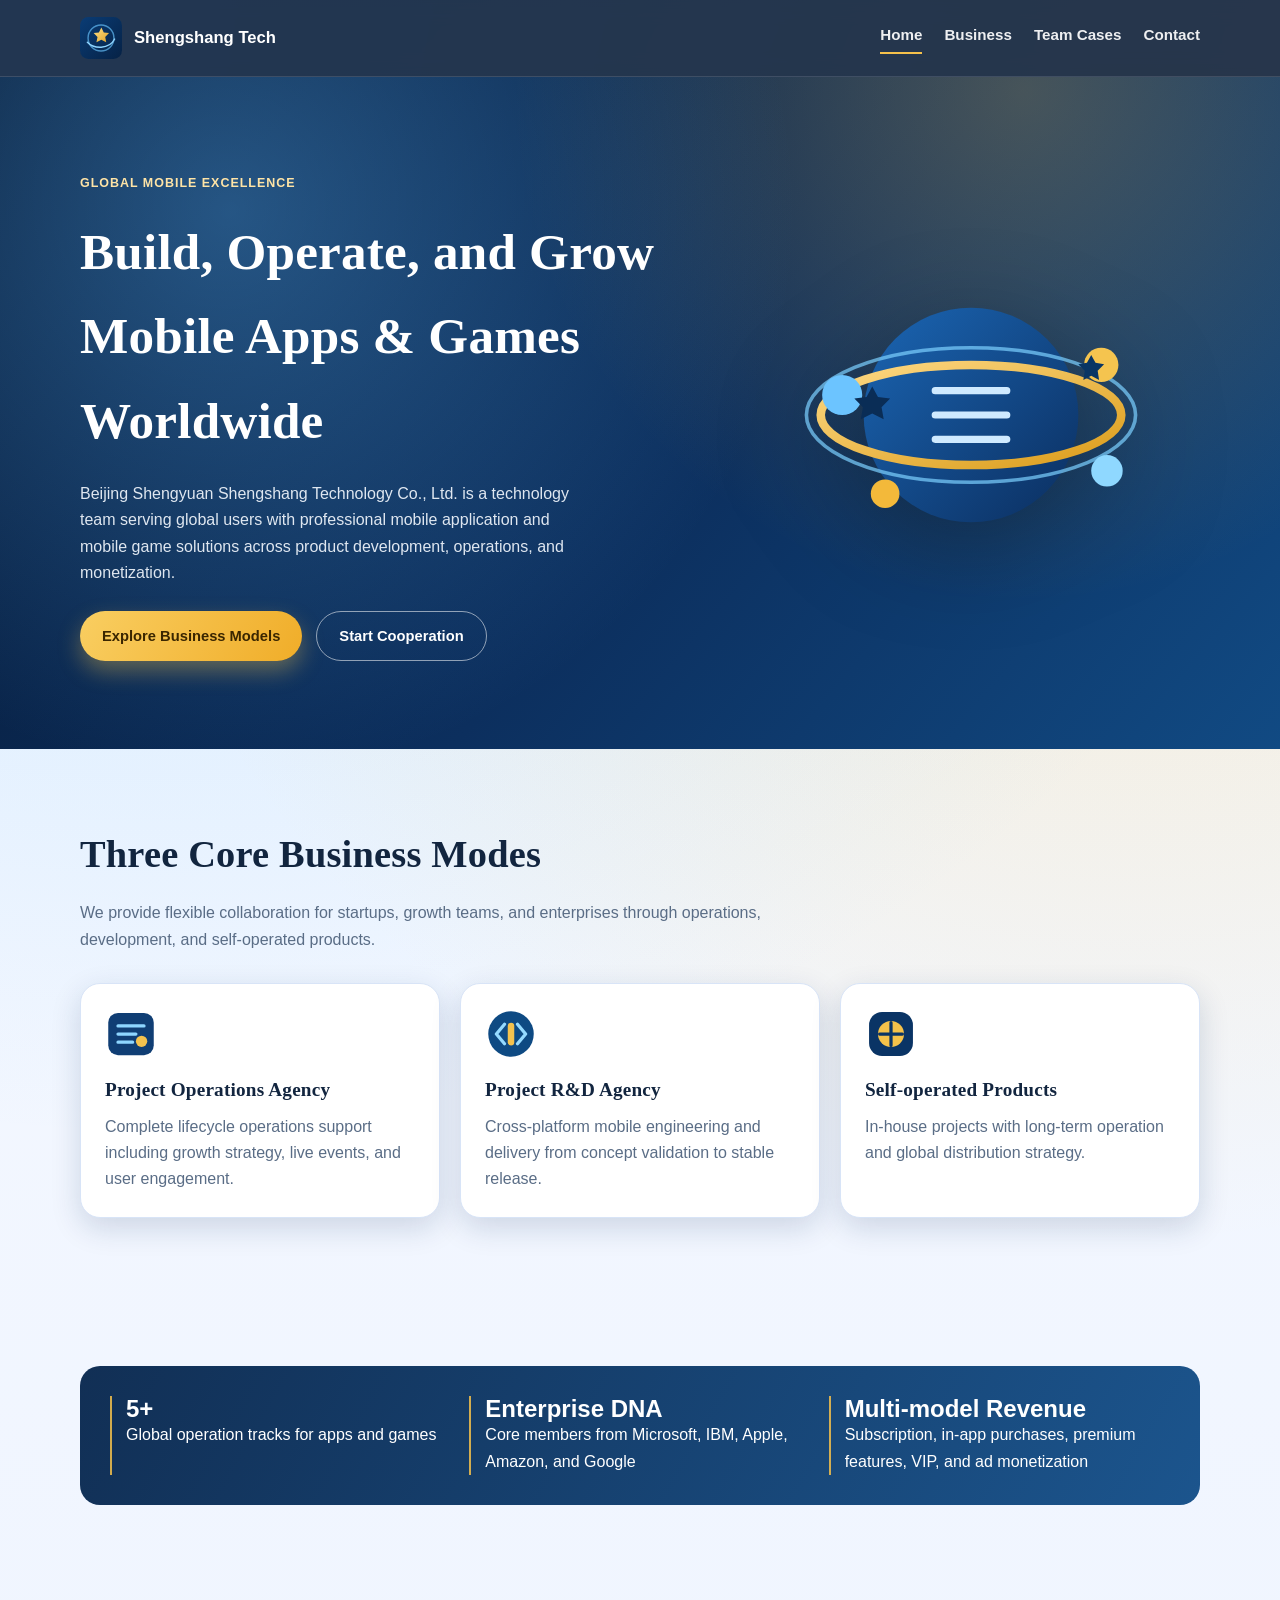
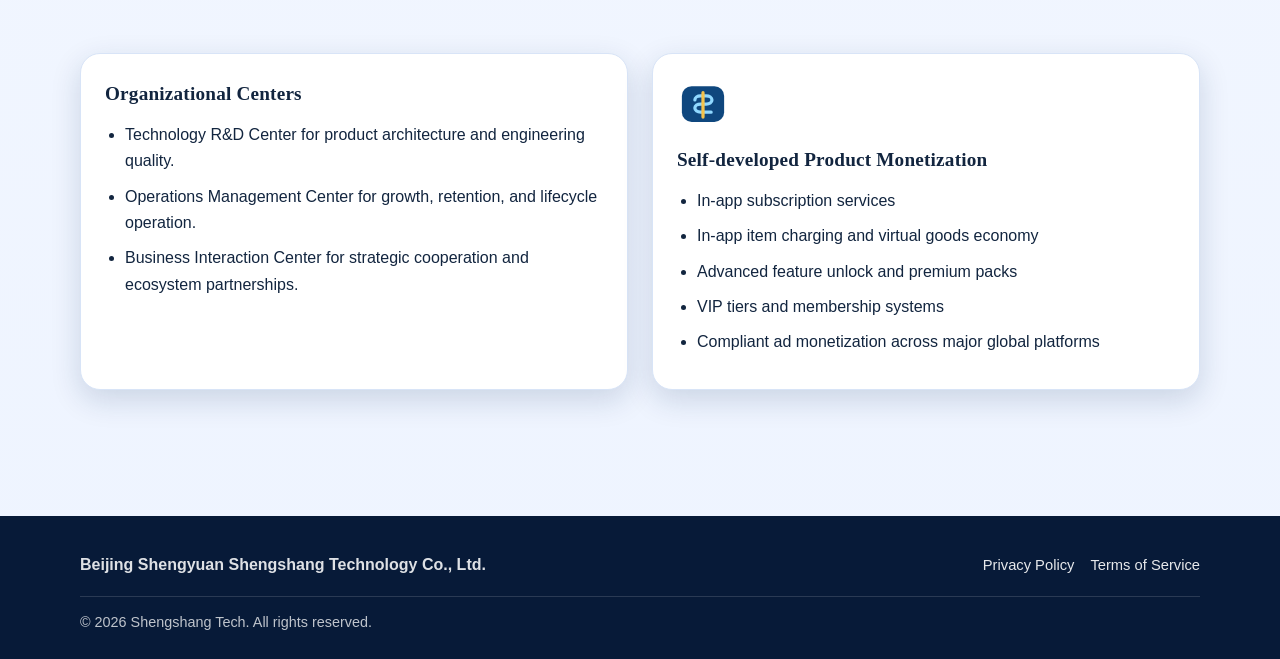
<file: index.html>
<!doctype html>
<html lang="en">
	<head>
		<meta charset="UTF-8" />
		<meta name="viewport" content="width=device-width, initial-scale=1.0" />
		<title>Shengshang Tech | Global Mobile App & Game Services</title>
		<meta
			name="description"
			content="Beijing Shengyuan Shengshang Technology Co., Ltd. provides global mobile app and game R&D, operations, co-development, and monetization services."
		/>
		<meta
			name="keywords"
			content="Shengshang Tech,mobile app development,mobile game operations,project operations,project R&D,subscription,IAP,ads monetization"
		/>
		<meta name="robots" content="index, follow" />
		<link rel="canonical" href="https://shengshangtech.com/index.html" />
		<meta property="og:title" content="Shengshang Tech | Global Mobile App & Game Services" />
		<meta
			property="og:description"
			content="A global technology team delivering mobile app and game development, operations, and monetization services."
		/>
		<meta property="og:type" content="website" />
		<meta property="og:url" content="https://shengshangtech.com/index.html" />
		<meta property="og:image" content="https://shengshangtech.com/svg/logo.svg" />
		<meta name="twitter:card" content="summary_large_image" />
		<link rel="stylesheet" href="css/main.css" />
		<script type="application/ld+json">
			{
				"@context": "https://schema.org",
				"@type": "Organization",
				"name": "Beijing Shengyuan Shengshang Technology Co., Ltd.",
				"url": "https://shengshangtech.com",
				"logo": "https://shengshangtech.com/svg/logo.svg",
				"email": "support@shengshangtech.com",
				"address": {
					"@type": "PostalAddress",
					"streetAddress": "Room 302, No.3, Limu Road, Beixiaoying Town, Shunyi District",
					"addressLocality": "Beijing",
					"postalCode": "100000",
					"addressCountry": "CN"
				}
			}
		</script>
	</head>
	<body>
		<header class="site-header">
			<div class="container header-inner">
				<a class="brand" href="index.html" aria-label="Shengshang Tech home">
					<img class="brand-logo" src="svg/logo.svg" alt="Shengshang Tech logo" />
					<span class="brand-text">Shengshang Tech</span>
				</a>
				<button class="menu-toggle" data-menu-toggle aria-expanded="false" aria-label="Open menu">☰</button>
				<nav class="main-nav" data-nav>
					<a data-nav-link href="index.html">Home</a>
					<a data-nav-link href="business.html">Business</a>
					<a data-nav-link href="team.html">Team Cases</a>
					<a data-nav-link href="contact.html">Contact</a>
				</nav>
			</div>
		</header>

		<main>
			<section class="hero">
				<div class="container hero-inner">
					<div>
						<span class="eyebrow">Global Mobile Excellence</span>
						<h1>Build, Operate, and Grow Mobile Apps & Games Worldwide</h1>
						<p>
							Beijing Shengyuan Shengshang Technology Co., Ltd. is a technology team serving global users with
							professional mobile application and mobile game solutions across product development, operations, and
							monetization.
						</p>
						<div class="actions">
							<a class="btn btn-primary" href="business.html">Explore Business Models</a>
							<a class="btn btn-secondary" href="contact.html">Start Cooperation</a>
						</div>
					</div>
					<img class="hero-visual" src="svg/hero-orbit.svg" alt="Global mobile technology illustration" />
				</div>
			</section>

			<section class="section">
				<div class="container">
					<div class="section-title" data-reveal>
						<h2>Three Core Business Modes</h2>
						<p>
							We provide flexible collaboration for startups, growth teams, and enterprises through operations,
							development, and self-operated products.
						</p>
					</div>
					<div class="card-grid">
						<article class="card" data-reveal>
							<img class="card-icon" src="svg/icon-operations.svg" alt="Project operations icon" />
							<h3>Project Operations Agency</h3>
							<p>Complete lifecycle operations support including growth strategy, live events, and user engagement.</p>
						</article>
						<article class="card" data-reveal>
							<img class="card-icon" src="svg/icon-rnd.svg" alt="Project R&D icon" />
							<h3>Project R&D Agency</h3>
							<p>Cross-platform mobile engineering and delivery from concept validation to stable release.</p>
						</article>
						<article class="card" data-reveal>
							<img class="card-icon" src="svg/icon-selfrun.svg" alt="Self-operated product icon" />
							<h3>Self-operated Products</h3>
							<p>In-house projects with long-term operation and global distribution strategy.</p>
						</article>
					</div>
				</div>
			</section>

			<section class="section">
				<div class="container">
					<div class="highlight-panel" data-reveal>
						<div class="highlight-item">
							<strong>5+</strong>
							<span>Global operation tracks for apps and games</span>
						</div>
						<div class="highlight-item">
							<strong>Enterprise DNA</strong>
							<span>Core members from Microsoft, IBM, Apple, Amazon, and Google</span>
						</div>
						<div class="highlight-item">
							<strong>Multi-model Revenue</strong>
							<span>Subscription, in-app purchases, premium features, VIP, and ad monetization</span>
						</div>
					</div>
				</div>
			</section>

			<section class="section">
				<div class="container split">
					<article class="card" data-reveal>
						<h3>Organizational Centers</h3>
						<ul class="list">
							<li>Technology R&D Center for product architecture and engineering quality.</li>
							<li>Operations Management Center for growth, retention, and lifecycle operation.</li>
							<li>Business Interaction Center for strategic cooperation and ecosystem partnerships.</li>
						</ul>
					</article>
					<article class="card" data-reveal>
						<img class="card-icon" src="svg/icon-monetization.svg" alt="Monetization icon" />
						<h3>Self-developed Product Monetization</h3>
						<ul class="list">
							<li>In-app subscription services</li>
							<li>In-app item charging and virtual goods economy</li>
							<li>Advanced feature unlock and premium packs</li>
							<li>VIP tiers and membership systems</li>
							<li>Compliant ad monetization across major global platforms</li>
						</ul>
					</article>
				</div>
			</section>
		</main>

		<footer class="site-footer">
			<div class="container footer-top">
				<strong>Beijing Shengyuan Shengshang Technology Co., Ltd.</strong>
				<div class="footer-links">
					<a href="privacy-policy.html">Privacy Policy</a>
					<a href="terms-of-service.html">Terms of Service</a>
				</div>
			</div>
			<div class="container footer-bottom">
				<span>© <span data-year></span> Shengshang Tech. All rights reserved.</span>
			</div>
		</footer>

		<script src="js/main.js" defer></script>
	</body>
</html>
</file>
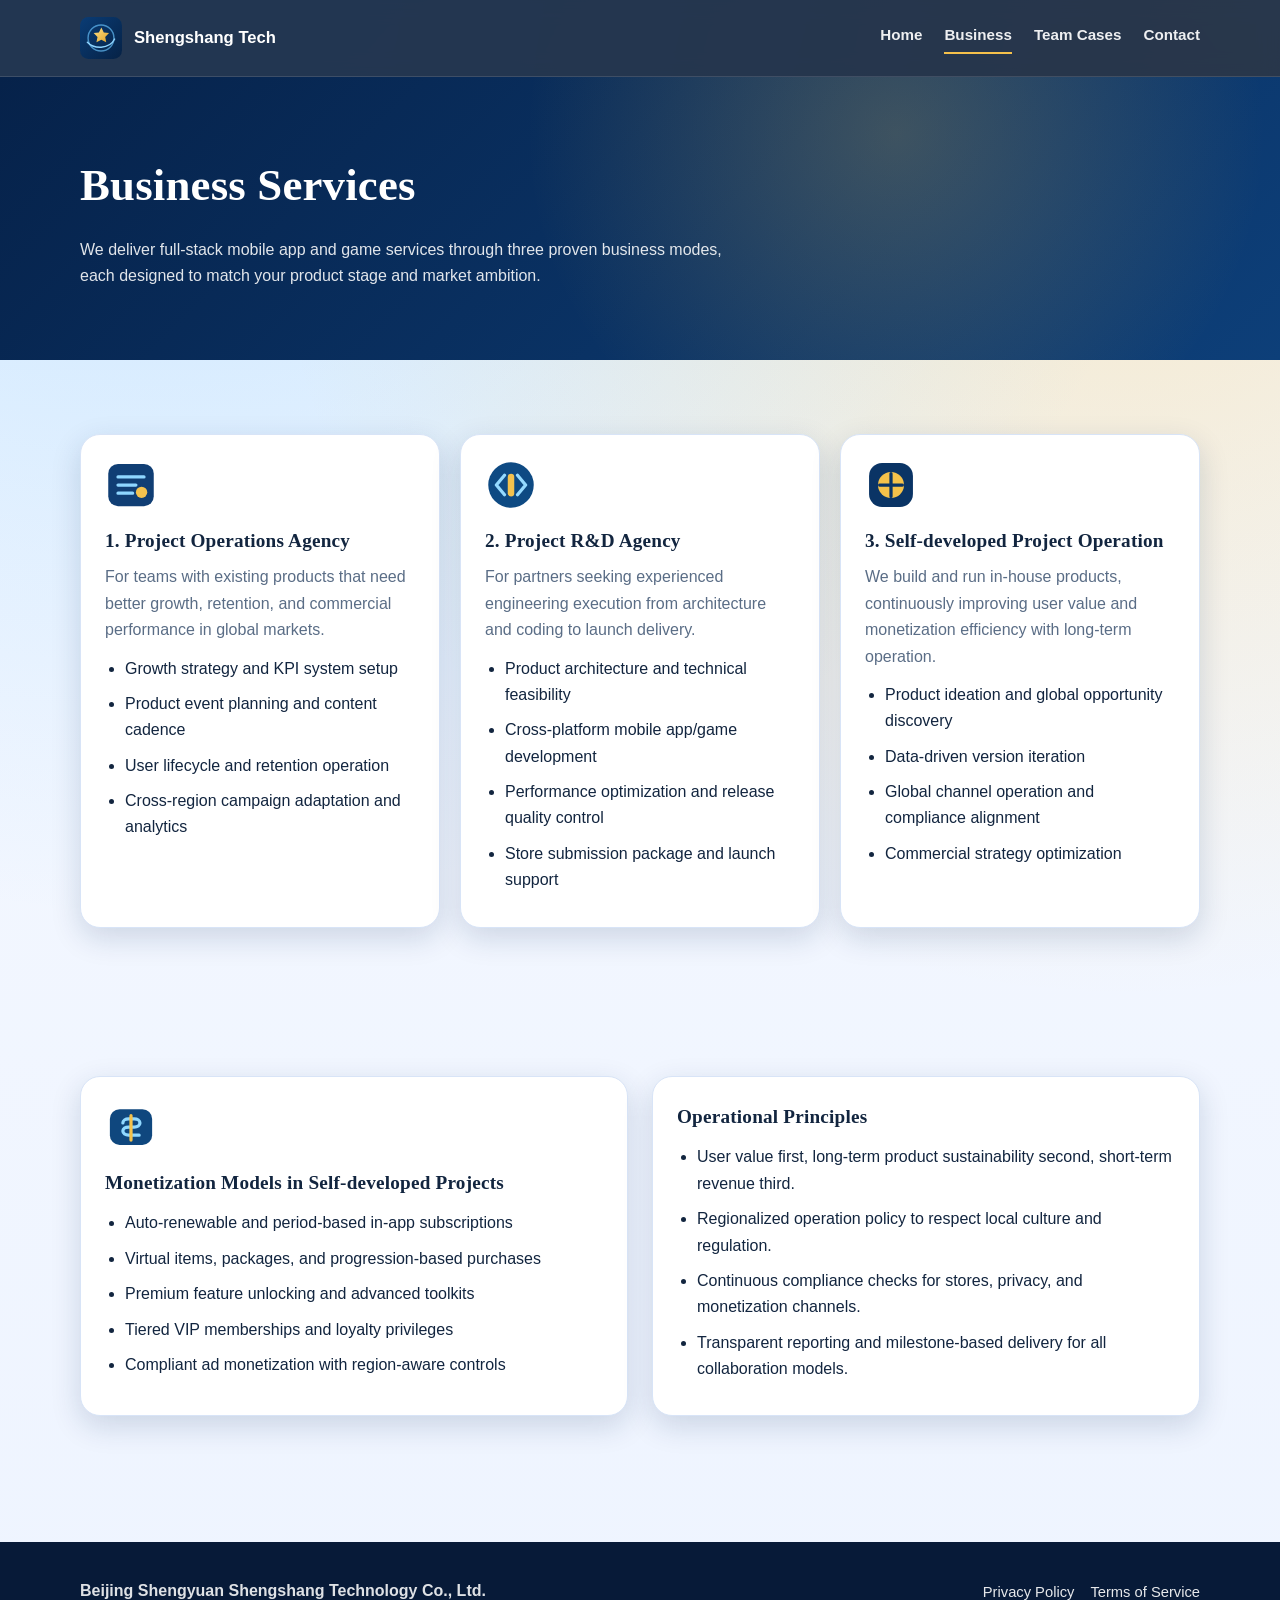
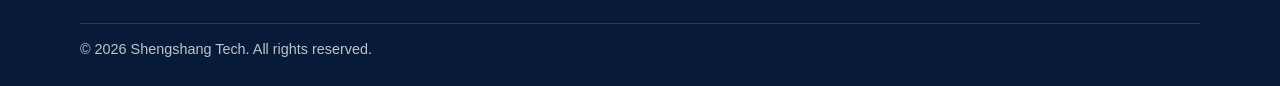
<file: business.html>
<!doctype html>
<html lang="en">
  <head>
    <meta charset="UTF-8" />
    <meta name="viewport" content="width=device-width, initial-scale=1.0" />
    <title>Business Services | Shengshang Tech</title>
    <meta
      name="description"
      content="Learn Shengshang Tech business services: project operations agency, project R&D agency, and self-developed project operation with multiple monetization models."
    />
    <meta name="keywords" content="mobile game service,project operations,project development,global app operations,app monetization" />
    <meta name="robots" content="index, follow" />
    <link rel="canonical" href="https://shengshangtech.com/business.html" />
    <meta property="og:title" content="Business Services | Shengshang Tech" />
    <meta property="og:description" content="Flexible cooperation models for mobile app and game growth worldwide." />
    <meta property="og:type" content="website" />
    <meta property="og:url" content="https://shengshangtech.com/business.html" />
    <meta property="og:image" content="https://shengshangtech.com/svg/logo.svg" />
    <link rel="stylesheet" href="css/main.css" />
  </head>
  <body>
    <header class="site-header">
      <div class="container header-inner">
        <a class="brand" href="index.html" aria-label="Shengshang Tech home">
          <img class="brand-logo" src="svg/logo.svg" alt="Shengshang Tech logo" />
          <span class="brand-text">Shengshang Tech</span>
        </a>
        <button class="menu-toggle" data-menu-toggle aria-expanded="false" aria-label="Open menu">☰</button>
        <nav class="main-nav" data-nav>
          <a data-nav-link href="index.html">Home</a>
          <a data-nav-link href="business.html">Business</a>
          <a data-nav-link href="team.html">Team Cases</a>
          <a data-nav-link href="contact.html">Contact</a>
        </nav>
      </div>
    </header>

    <main>
      <section class="page-hero">
        <div class="container">
          <h1>Business Services</h1>
          <p>
            We deliver full-stack mobile app and game services through three proven business modes, each designed to
            match your product stage and market ambition.
          </p>
        </div>
      </section>

      <section class="section">
        <div class="container card-grid">
          <article class="card" data-reveal>
            <img class="card-icon" src="svg/icon-operations.svg" alt="Operations mode icon" />
            <h3>1. Project Operations Agency</h3>
            <p>
              For teams with existing products that need better growth, retention, and commercial performance in global
              markets.
            </p>
            <ul class="list">
              <li>Growth strategy and KPI system setup</li>
              <li>Product event planning and content cadence</li>
              <li>User lifecycle and retention operation</li>
              <li>Cross-region campaign adaptation and analytics</li>
            </ul>
          </article>

          <article class="card" data-reveal>
            <img class="card-icon" src="svg/icon-rnd.svg" alt="R&D mode icon" />
            <h3>2. Project R&D Agency</h3>
            <p>
              For partners seeking experienced engineering execution from architecture and coding to launch delivery.
            </p>
            <ul class="list">
              <li>Product architecture and technical feasibility</li>
              <li>Cross-platform mobile app/game development</li>
              <li>Performance optimization and release quality control</li>
              <li>Store submission package and launch support</li>
            </ul>
          </article>

          <article class="card" data-reveal>
            <img class="card-icon" src="svg/icon-selfrun.svg" alt="Self-run mode icon" />
            <h3>3. Self-developed Project Operation</h3>
            <p>
              We build and run in-house products, continuously improving user value and monetization efficiency with
              long-term operation.
            </p>
            <ul class="list">
              <li>Product ideation and global opportunity discovery</li>
              <li>Data-driven version iteration</li>
              <li>Global channel operation and compliance alignment</li>
              <li>Commercial strategy optimization</li>
            </ul>
          </article>
        </div>
      </section>

      <section class="section">
        <div class="container split">
          <article class="card" data-reveal>
            <img class="card-icon" src="svg/icon-monetization.svg" alt="Monetization model icon" />
            <h3>Monetization Models in Self-developed Projects</h3>
            <ul class="list">
              <li>Auto-renewable and period-based in-app subscriptions</li>
              <li>Virtual items, packages, and progression-based purchases</li>
              <li>Premium feature unlocking and advanced toolkits</li>
              <li>Tiered VIP memberships and loyalty privileges</li>
              <li>Compliant ad monetization with region-aware controls</li>
            </ul>
          </article>
          <article class="card" data-reveal>
            <h3>Operational Principles</h3>
            <ul class="list">
              <li>User value first, long-term product sustainability second, short-term revenue third.</li>
              <li>Regionalized operation policy to respect local culture and regulation.</li>
              <li>Continuous compliance checks for stores, privacy, and monetization channels.</li>
              <li>Transparent reporting and milestone-based delivery for all collaboration models.</li>
            </ul>
          </article>
        </div>
      </section>
    </main>

    <footer class="site-footer">
      <div class="container footer-top">
        <strong>Beijing Shengyuan Shengshang Technology Co., Ltd.</strong>
        <div class="footer-links">
          <a href="privacy-policy.html">Privacy Policy</a>
          <a href="terms-of-service.html">Terms of Service</a>
        </div>
      </div>
      <div class="container footer-bottom">
        <span>© <span data-year></span> Shengshang Tech. All rights reserved.</span>
      </div>
    </footer>

    <script src="js/main.js" defer></script>
  </body>
</html>
</file>
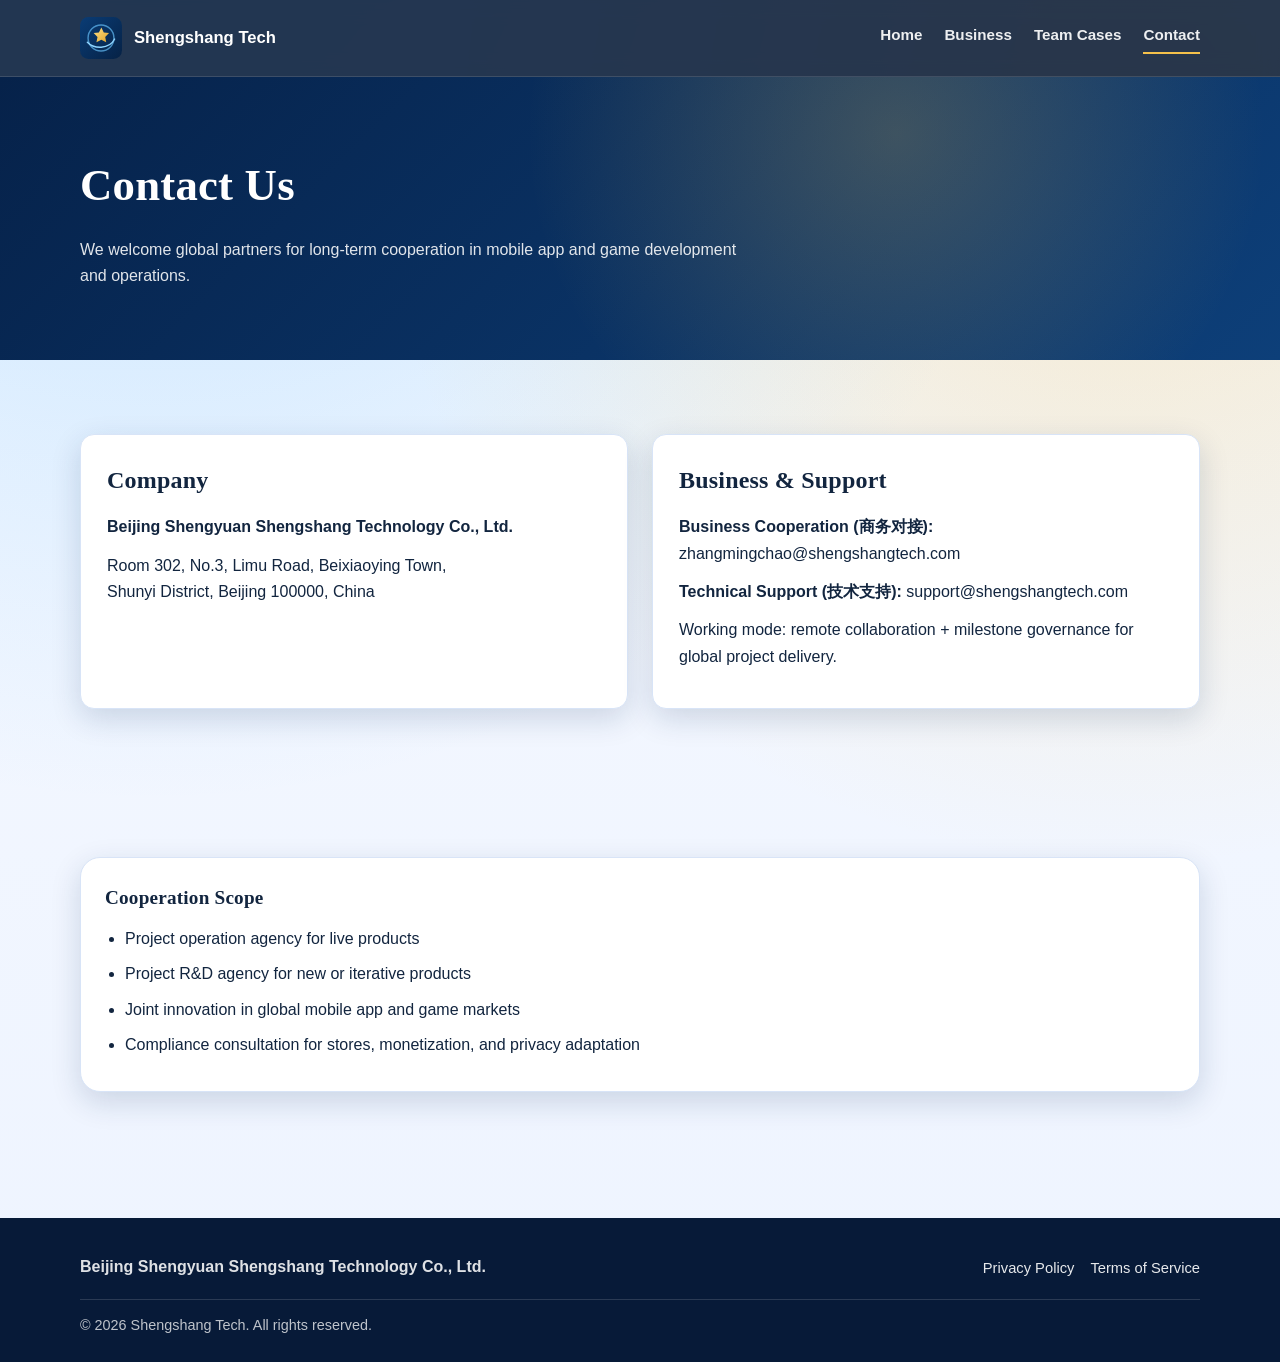
<file: contact.html>
<!doctype html>
<html lang="en">
  <head>
    <meta charset="UTF-8" />
    <meta name="viewport" content="width=device-width, initial-scale=1.0" />
    <title>Contact Us | Shengshang Tech</title>
    <meta
      name="description"
      content="Contact Beijing Shengyuan Shengshang Technology Co., Ltd. for business cooperation and technical support."
    />
    <meta name="keywords" content="contact shengshang tech,business cooperation,technical support" />
    <meta name="robots" content="index, follow" />
    <link rel="canonical" href="https://shengshangtech.com/contact.html" />
    <meta property="og:title" content="Contact Us | Shengshang Tech" />
    <meta property="og:description" content="Business cooperation and technical support contacts for Shengshang Tech." />
    <meta property="og:type" content="website" />
    <meta property="og:url" content="https://shengshangtech.com/contact.html" />
    <meta property="og:image" content="https://shengshangtech.com/svg/logo.svg" />
    <link rel="stylesheet" href="css/main.css" />
  </head>
  <body>
    <header class="site-header">
      <div class="container header-inner">
        <a class="brand" href="index.html" aria-label="Shengshang Tech home">
          <img class="brand-logo" src="svg/logo.svg" alt="Shengshang Tech logo" />
          <span class="brand-text">Shengshang Tech</span>
        </a>
        <button class="menu-toggle" data-menu-toggle aria-expanded="false" aria-label="Open menu">☰</button>
        <nav class="main-nav" data-nav>
          <a data-nav-link href="index.html">Home</a>
          <a data-nav-link href="business.html">Business</a>
          <a data-nav-link href="team.html">Team Cases</a>
          <a data-nav-link href="contact.html">Contact</a>
        </nav>
      </div>
    </header>

    <main>
      <section class="page-hero">
        <div class="container">
          <h1>Contact Us</h1>
          <p>
            We welcome global partners for long-term cooperation in mobile app and game development and operations.
          </p>
        </div>
      </section>

      <section class="section">
        <div class="container split">
          <article class="contact-box" data-reveal>
            <h2>Company</h2>
            <p><strong>Beijing Shengyuan Shengshang Technology Co., Ltd.</strong></p>
            <p>
              Room 302, No.3, Limu Road, Beixiaoying Town,<br />
              Shunyi District, Beijing 100000, China
            </p>
          </article>
          <article class="contact-box" data-reveal>
            <h2>Business & Support</h2>
            <p><strong>Business Cooperation (商务对接):</strong> zhangmingchao@shengshangtech.com</p>
            <p><strong>Technical Support (技术支持):</strong> support@shengshangtech.com</p>
            <p>Working mode: remote collaboration + milestone governance for global project delivery.</p>
          </article>
        </div>
      </section>

      <section class="section">
        <div class="container card" data-reveal>
          <h3>Cooperation Scope</h3>
          <ul class="list">
            <li>Project operation agency for live products</li>
            <li>Project R&D agency for new or iterative products</li>
            <li>Joint innovation in global mobile app and game markets</li>
            <li>Compliance consultation for stores, monetization, and privacy adaptation</li>
          </ul>
        </div>
      </section>
    </main>

    <footer class="site-footer">
      <div class="container footer-top">
        <strong>Beijing Shengyuan Shengshang Technology Co., Ltd.</strong>
        <div class="footer-links">
          <a href="privacy-policy.html">Privacy Policy</a>
          <a href="terms-of-service.html">Terms of Service</a>
        </div>
      </div>
      <div class="container footer-bottom">
        <span>© <span data-year></span> Shengshang Tech. All rights reserved.</span>
      </div>
    </footer>

    <script src="js/main.js" defer></script>
  </body>
</html>
</file>
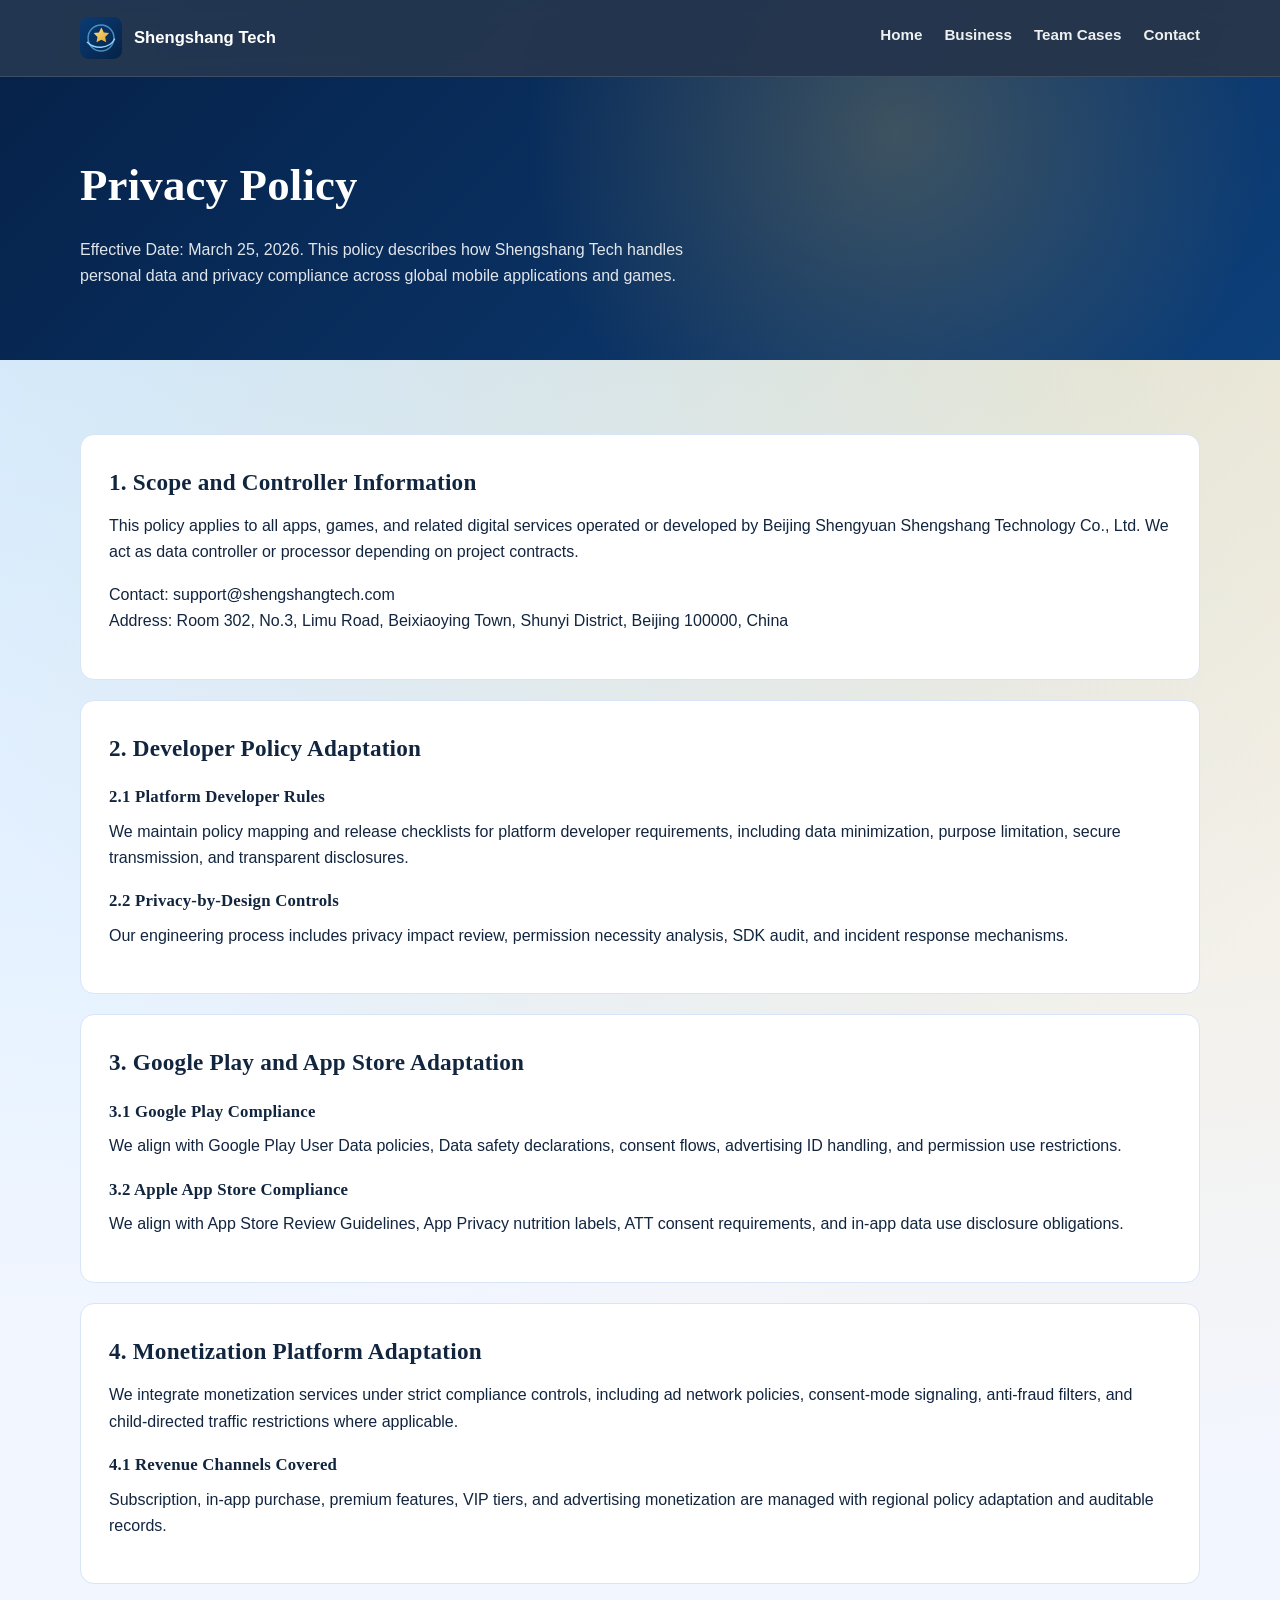
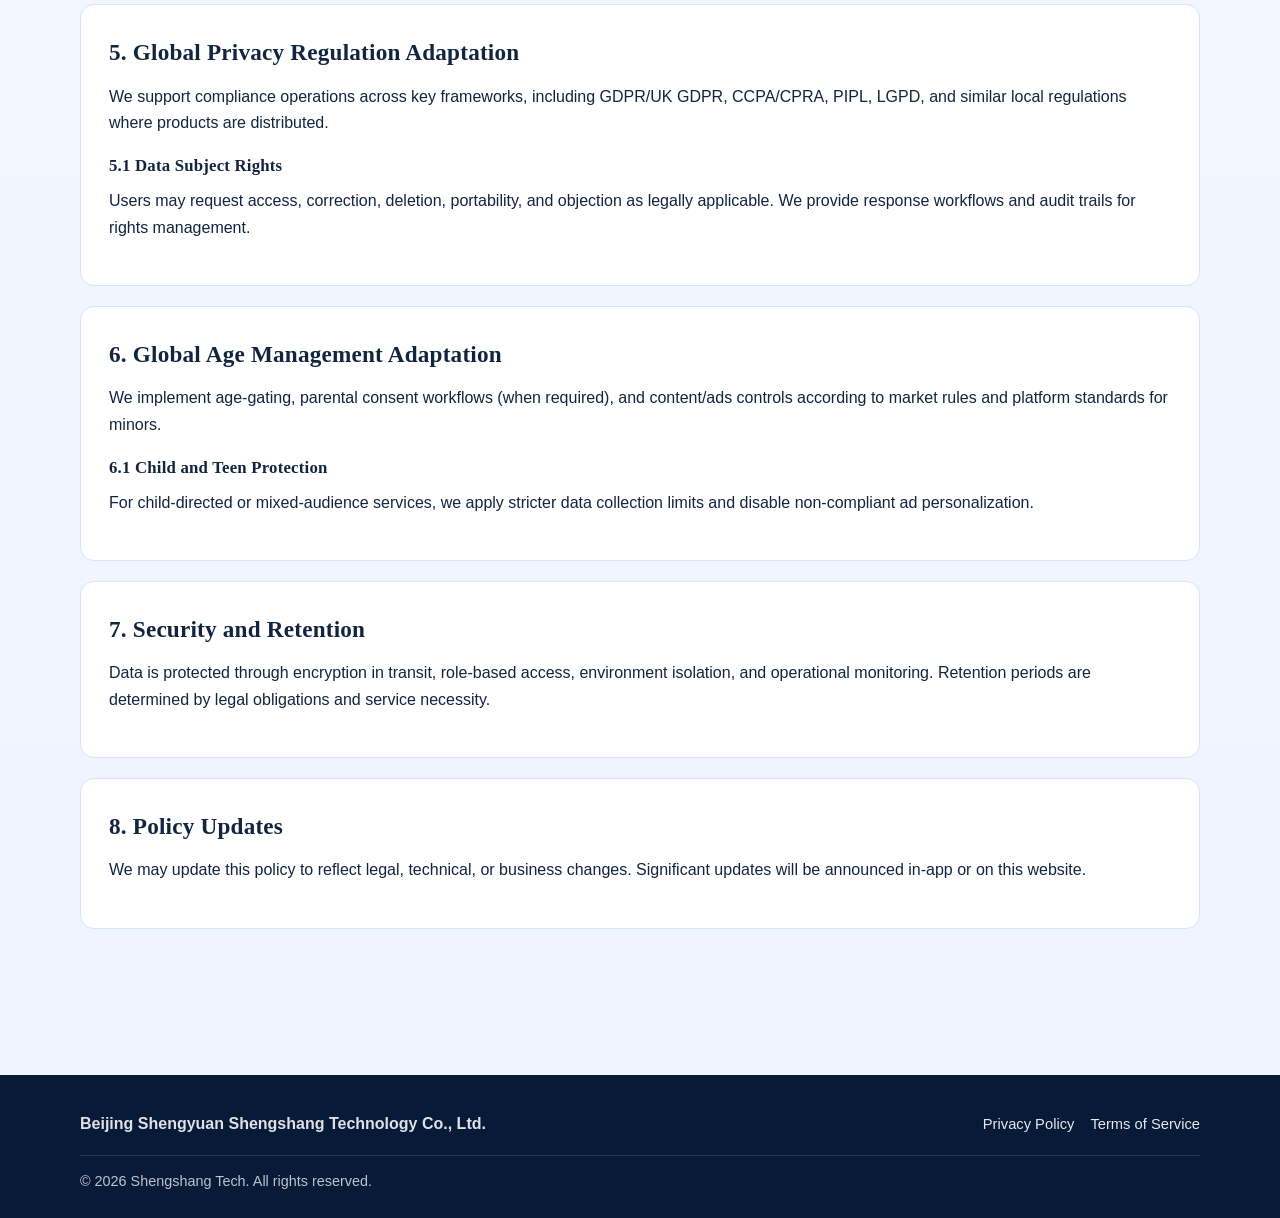
<file: privacy-policy.html>
<!doctype html>
<html lang="en">
  <head>
    <meta charset="UTF-8" />
    <meta name="viewport" content="width=device-width, initial-scale=1.0" />
    <title>Privacy Policy | Shengshang Tech</title>
    <meta
      name="description"
      content="Shengshang Tech privacy policy with developer policy adaptation, app store compliance, monetization platform adaptation, global privacy framework support, and global age management standards."
    />
    <meta name="keywords" content="privacy policy,Google Play privacy,App Store privacy,global privacy compliance,age management" />
    <meta name="robots" content="index, follow" />
    <link rel="canonical" href="https://shengshangtech.com/privacy-policy.html" />
    <meta property="og:title" content="Privacy Policy | Shengshang Tech" />
    <meta
      property="og:description"
      content="Detailed privacy and compliance policy for global mobile app and game services."
    />
    <meta property="og:type" content="article" />
    <meta property="og:url" content="https://shengshangtech.com/privacy-policy.html" />
    <meta property="og:image" content="https://shengshangtech.com/svg/logo.svg" />
    <link rel="stylesheet" href="css/main.css" />
  </head>
  <body>
    <header class="site-header">
      <div class="container header-inner">
        <a class="brand" href="index.html" aria-label="Shengshang Tech home">
          <img class="brand-logo" src="svg/logo.svg" alt="Shengshang Tech logo" />
          <span class="brand-text">Shengshang Tech</span>
        </a>
        <button class="menu-toggle" data-menu-toggle aria-expanded="false" aria-label="Open menu">☰</button>
        <nav class="main-nav" data-nav>
          <a data-nav-link href="index.html">Home</a>
          <a data-nav-link href="business.html">Business</a>
          <a data-nav-link href="team.html">Team Cases</a>
          <a data-nav-link href="contact.html">Contact</a>
        </nav>
      </div>
    </header>

    <main>
      <section class="page-hero">
        <div class="container">
          <h1>Privacy Policy</h1>
          <p>
            Effective Date: March 25, 2026. This policy describes how Shengshang Tech handles personal data and privacy
            compliance across global mobile applications and games.
          </p>
        </div>
      </section>

      <section class="section">
        <div class="container">
          <article class="policy" data-reveal>
            <h2>1. Scope and Controller Information</h2>
            <p>
              This policy applies to all apps, games, and related digital services operated or developed by Beijing
              Shengyuan Shengshang Technology Co., Ltd. We act as data controller or processor depending on project
              contracts.
            </p>
            <p>
              Contact: support@shengshangtech.com<br />
              Address: Room 302, No.3, Limu Road, Beixiaoying Town, Shunyi District, Beijing 100000, China
            </p>
          </article>

          <article class="policy" data-reveal>
            <h2>2. Developer Policy Adaptation</h2>
            <h3>2.1 Platform Developer Rules</h3>
            <p>
              We maintain policy mapping and release checklists for platform developer requirements, including data
              minimization, purpose limitation, secure transmission, and transparent disclosures.
            </p>
            <h3>2.2 Privacy-by-Design Controls</h3>
            <p>
              Our engineering process includes privacy impact review, permission necessity analysis, SDK audit, and
              incident response mechanisms.
            </p>
          </article>

          <article class="policy" data-reveal>
            <h2>3. Google Play and App Store Adaptation</h2>
            <h3>3.1 Google Play Compliance</h3>
            <p>
              We align with Google Play User Data policies, Data safety declarations, consent flows, advertising ID
              handling, and permission use restrictions.
            </p>
            <h3>3.2 Apple App Store Compliance</h3>
            <p>
              We align with App Store Review Guidelines, App Privacy nutrition labels, ATT consent requirements, and
              in-app data use disclosure obligations.
            </p>
          </article>

          <article class="policy" data-reveal>
            <h2>4. Monetization Platform Adaptation</h2>
            <p>
              We integrate monetization services under strict compliance controls, including ad network policies,
              consent-mode signaling, anti-fraud filters, and child-directed traffic restrictions where applicable.
            </p>
            <h3>4.1 Revenue Channels Covered</h3>
            <p>
              Subscription, in-app purchase, premium features, VIP tiers, and advertising monetization are managed with
              regional policy adaptation and auditable records.
            </p>
          </article>

          <article class="policy" data-reveal>
            <h2>5. Global Privacy Regulation Adaptation</h2>
            <p>
              We support compliance operations across key frameworks, including GDPR/UK GDPR, CCPA/CPRA, PIPL, LGPD,
              and similar local regulations where products are distributed.
            </p>
            <h3>5.1 Data Subject Rights</h3>
            <p>
              Users may request access, correction, deletion, portability, and objection as legally applicable. We
              provide response workflows and audit trails for rights management.
            </p>
          </article>

          <article class="policy" data-reveal>
            <h2>6. Global Age Management Adaptation</h2>
            <p>
              We implement age-gating, parental consent workflows (when required), and content/ads controls according to
              market rules and platform standards for minors.
            </p>
            <h3>6.1 Child and Teen Protection</h3>
            <p>
              For child-directed or mixed-audience services, we apply stricter data collection limits and disable
              non-compliant ad personalization.
            </p>
          </article>

          <article class="policy" data-reveal>
            <h2>7. Security and Retention</h2>
            <p>
              Data is protected through encryption in transit, role-based access, environment isolation, and operational
              monitoring. Retention periods are determined by legal obligations and service necessity.
            </p>
          </article>

          <article class="policy" data-reveal>
            <h2>8. Policy Updates</h2>
            <p>
              We may update this policy to reflect legal, technical, or business changes. Significant updates will be
              announced in-app or on this website.
            </p>
          </article>
        </div>
      </section>
    </main>

    <footer class="site-footer">
      <div class="container footer-top">
        <strong>Beijing Shengyuan Shengshang Technology Co., Ltd.</strong>
        <div class="footer-links">
          <a href="privacy-policy.html">Privacy Policy</a>
          <a href="terms-of-service.html">Terms of Service</a>
        </div>
      </div>
      <div class="container footer-bottom">
        <span>© <span data-year></span> Shengshang Tech. All rights reserved.</span>
      </div>
    </footer>

    <script src="js/main.js" defer></script>
  </body>
</html>
</file>
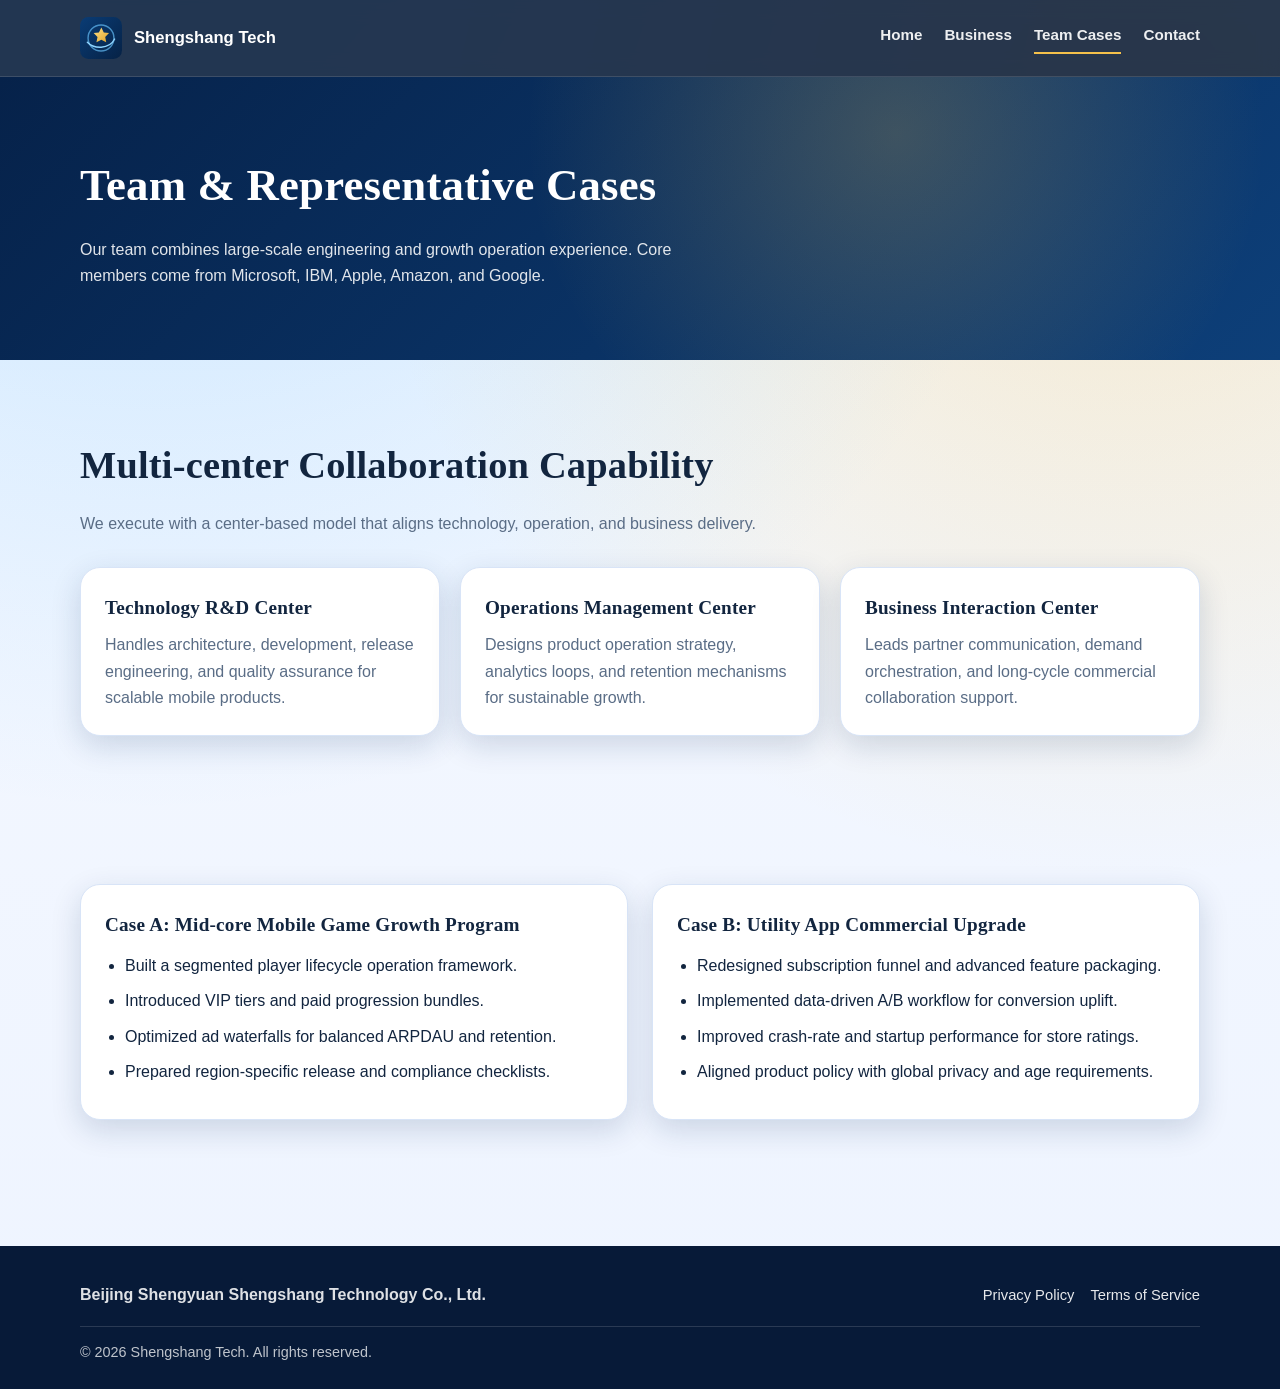
<file: team.html>
<!doctype html>
<html lang="en">
  <head>
    <meta charset="UTF-8" />
    <meta name="viewport" content="width=device-width, initial-scale=1.0" />
    <title>Team Cases | Shengshang Tech</title>
    <meta
      name="description"
      content="Explore Shengshang Tech team background and representative implementation cases in mobile apps and mobile games."
    />
    <meta name="keywords" content="mobile app cases,mobile game cases,technical team,operations case study" />
    <meta name="robots" content="index, follow" />
    <link rel="canonical" href="https://shengshangtech.com/team.html" />
    <meta property="og:title" content="Team Cases | Shengshang Tech" />
    <meta property="og:description" content="Representative team experience and implementation examples from global mobile projects." />
    <meta property="og:type" content="website" />
    <meta property="og:url" content="https://shengshangtech.com/team.html" />
    <meta property="og:image" content="https://shengshangtech.com/svg/logo.svg" />
    <link rel="stylesheet" href="css/main.css" />
  </head>
  <body>
    <header class="site-header">
      <div class="container header-inner">
        <a class="brand" href="index.html" aria-label="Shengshang Tech home">
          <img class="brand-logo" src="svg/logo.svg" alt="Shengshang Tech logo" />
          <span class="brand-text">Shengshang Tech</span>
        </a>
        <button class="menu-toggle" data-menu-toggle aria-expanded="false" aria-label="Open menu">☰</button>
        <nav class="main-nav" data-nav>
          <a data-nav-link href="index.html">Home</a>
          <a data-nav-link href="business.html">Business</a>
          <a data-nav-link href="team.html">Team Cases</a>
          <a data-nav-link href="contact.html">Contact</a>
        </nav>
      </div>
    </header>

    <main>
      <section class="page-hero">
        <div class="container">
          <h1>Team & Representative Cases</h1>
          <p>
            Our team combines large-scale engineering and growth operation experience. Core members come from Microsoft,
            IBM, Apple, Amazon, and Google.
          </p>
        </div>
      </section>

      <section class="section">
        <div class="container">
          <div class="section-title" data-reveal>
            <h2>Multi-center Collaboration Capability</h2>
            <p>
              We execute with a center-based model that aligns technology, operation, and business delivery.
            </p>
          </div>
          <div class="card-grid">
            <article class="card" data-reveal>
              <h3>Technology R&D Center</h3>
              <p>
                Handles architecture, development, release engineering, and quality assurance for scalable mobile
                products.
              </p>
            </article>
            <article class="card" data-reveal>
              <h3>Operations Management Center</h3>
              <p>
                Designs product operation strategy, analytics loops, and retention mechanisms for sustainable growth.
              </p>
            </article>
            <article class="card" data-reveal>
              <h3>Business Interaction Center</h3>
              <p>
                Leads partner communication, demand orchestration, and long-cycle commercial collaboration support.
              </p>
            </article>
          </div>
        </div>
      </section>

      <section class="section">
        <div class="container split">
          <article class="card" data-reveal>
            <h3>Case A: Mid-core Mobile Game Growth Program</h3>
            <ul class="list">
              <li>Built a segmented player lifecycle operation framework.</li>
              <li>Introduced VIP tiers and paid progression bundles.</li>
              <li>Optimized ad waterfalls for balanced ARPDAU and retention.</li>
              <li>Prepared region-specific release and compliance checklists.</li>
            </ul>
          </article>
          <article class="card" data-reveal>
            <h3>Case B: Utility App Commercial Upgrade</h3>
            <ul class="list">
              <li>Redesigned subscription funnel and advanced feature packaging.</li>
              <li>Implemented data-driven A/B workflow for conversion uplift.</li>
              <li>Improved crash-rate and startup performance for store ratings.</li>
              <li>Aligned product policy with global privacy and age requirements.</li>
            </ul>
          </article>
        </div>
      </section>
    </main>

    <footer class="site-footer">
      <div class="container footer-top">
        <strong>Beijing Shengyuan Shengshang Technology Co., Ltd.</strong>
        <div class="footer-links">
          <a href="privacy-policy.html">Privacy Policy</a>
          <a href="terms-of-service.html">Terms of Service</a>
        </div>
      </div>
      <div class="container footer-bottom">
        <span>© <span data-year></span> Shengshang Tech. All rights reserved.</span>
      </div>
    </footer>

    <script src="js/main.js" defer></script>
  </body>
</html>
</file>
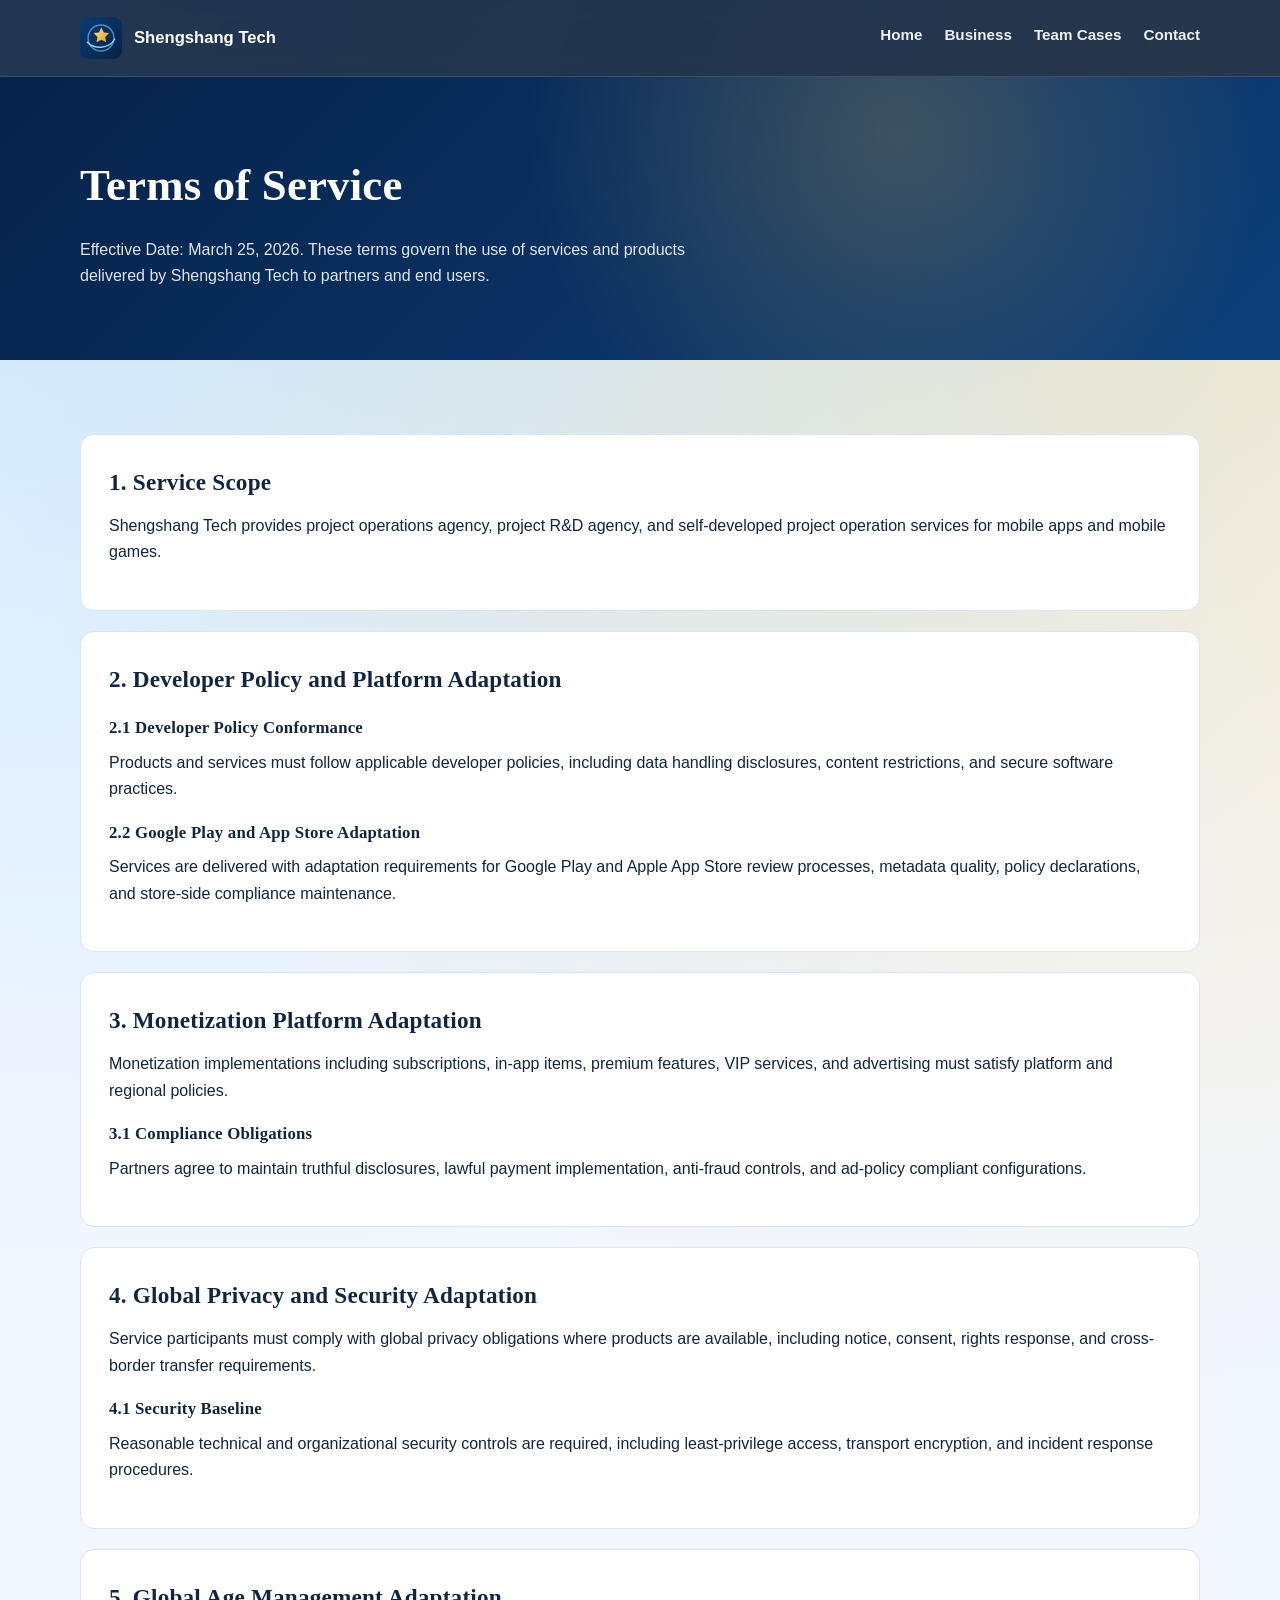
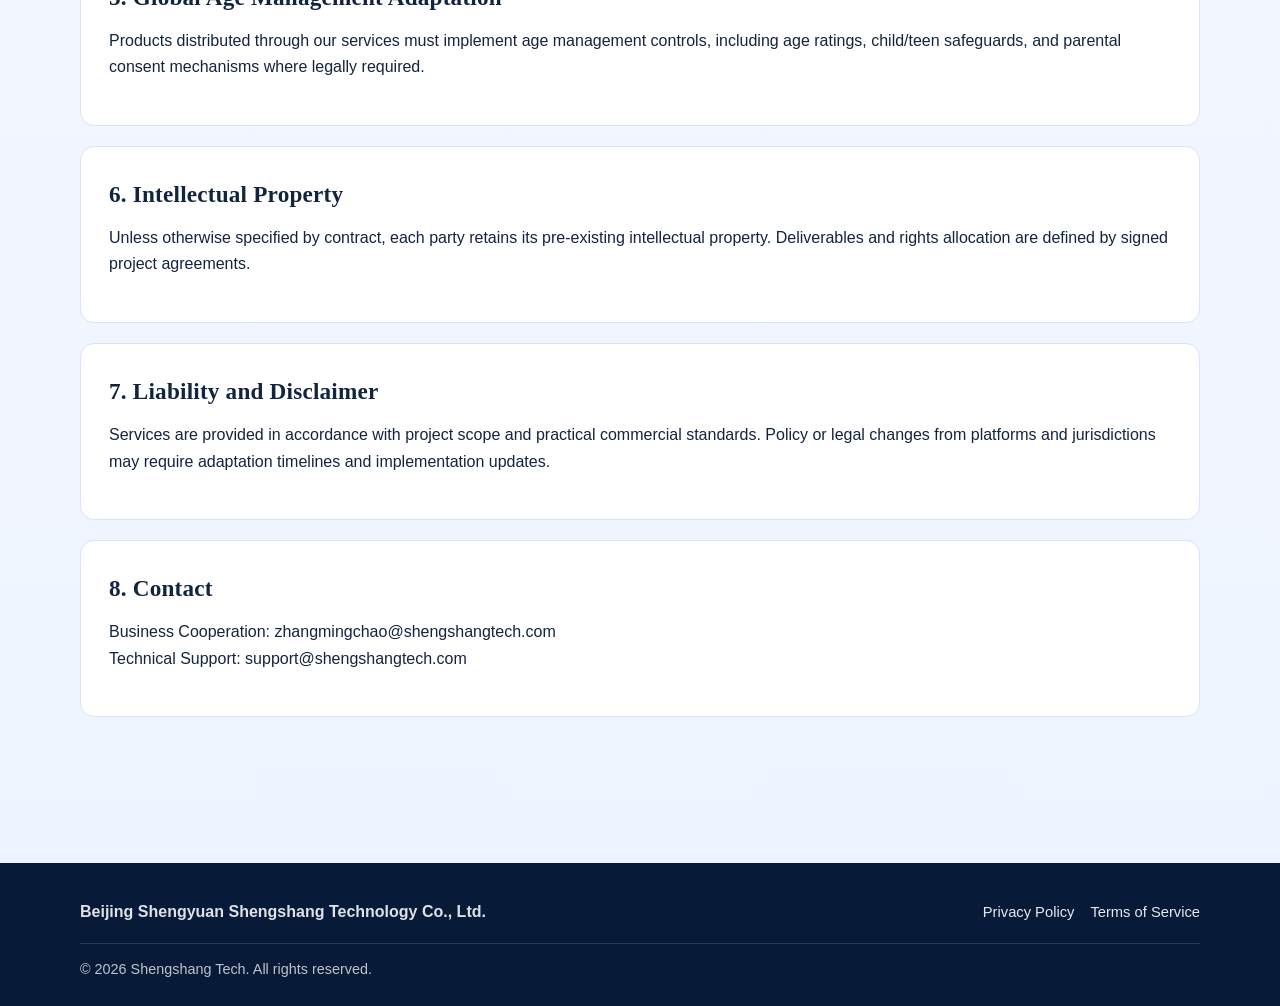
<file: terms-of-service.html>
<!doctype html>
<html lang="en">
  <head>
    <meta charset="UTF-8" />
    <meta name="viewport" content="width=device-width, initial-scale=1.0" />
    <title>Terms of Service | Shengshang Tech</title>
    <meta
      name="description"
      content="Shengshang Tech terms of service covering developer policy alignment, app store adaptation, monetization policy adaptation, global privacy governance, and age management standards."
    />
    <meta name="keywords" content="terms of service,developer policy,Google Play policy,App Store policy,global compliance" />
    <meta name="robots" content="index, follow" />
    <link rel="canonical" href="https://shengshangtech.com/terms-of-service.html" />
    <meta property="og:title" content="Terms of Service | Shengshang Tech" />
    <meta property="og:description" content="Service terms for global mobile application and game development and operations." />
    <meta property="og:type" content="article" />
    <meta property="og:url" content="https://shengshangtech.com/terms-of-service.html" />
    <meta property="og:image" content="https://shengshangtech.com/svg/logo.svg" />
    <link rel="stylesheet" href="css/main.css" />
  </head>
  <body>
    <header class="site-header">
      <div class="container header-inner">
        <a class="brand" href="index.html" aria-label="Shengshang Tech home">
          <img class="brand-logo" src="svg/logo.svg" alt="Shengshang Tech logo" />
          <span class="brand-text">Shengshang Tech</span>
        </a>
        <button class="menu-toggle" data-menu-toggle aria-expanded="false" aria-label="Open menu">☰</button>
        <nav class="main-nav" data-nav>
          <a data-nav-link href="index.html">Home</a>
          <a data-nav-link href="business.html">Business</a>
          <a data-nav-link href="team.html">Team Cases</a>
          <a data-nav-link href="contact.html">Contact</a>
        </nav>
      </div>
    </header>

    <main>
      <section class="page-hero">
        <div class="container">
          <h1>Terms of Service</h1>
          <p>
            Effective Date: March 25, 2026. These terms govern the use of services and products delivered by
            Shengshang Tech to partners and end users.
          </p>
        </div>
      </section>

      <section class="section">
        <div class="container">
          <article class="policy" data-reveal>
            <h2>1. Service Scope</h2>
            <p>
              Shengshang Tech provides project operations agency, project R&D agency, and self-developed project
              operation services for mobile apps and mobile games.
            </p>
          </article>

          <article class="policy" data-reveal>
            <h2>2. Developer Policy and Platform Adaptation</h2>
            <h3>2.1 Developer Policy Conformance</h3>
            <p>
              Products and services must follow applicable developer policies, including data handling disclosures,
              content restrictions, and secure software practices.
            </p>
            <h3>2.2 Google Play and App Store Adaptation</h3>
            <p>
              Services are delivered with adaptation requirements for Google Play and Apple App Store review processes,
              metadata quality, policy declarations, and store-side compliance maintenance.
            </p>
          </article>

          <article class="policy" data-reveal>
            <h2>3. Monetization Platform Adaptation</h2>
            <p>
              Monetization implementations including subscriptions, in-app items, premium features, VIP services, and
              advertising must satisfy platform and regional policies.
            </p>
            <h3>3.1 Compliance Obligations</h3>
            <p>
              Partners agree to maintain truthful disclosures, lawful payment implementation, anti-fraud controls, and
              ad-policy compliant configurations.
            </p>
          </article>

          <article class="policy" data-reveal>
            <h2>4. Global Privacy and Security Adaptation</h2>
            <p>
              Service participants must comply with global privacy obligations where products are available, including
              notice, consent, rights response, and cross-border transfer requirements.
            </p>
            <h3>4.1 Security Baseline</h3>
            <p>
              Reasonable technical and organizational security controls are required, including least-privilege access,
              transport encryption, and incident response procedures.
            </p>
          </article>

          <article class="policy" data-reveal>
            <h2>5. Global Age Management Adaptation</h2>
            <p>
              Products distributed through our services must implement age management controls, including age ratings,
              child/teen safeguards, and parental consent mechanisms where legally required.
            </p>
          </article>

          <article class="policy" data-reveal>
            <h2>6. Intellectual Property</h2>
            <p>
              Unless otherwise specified by contract, each party retains its pre-existing intellectual property.
              Deliverables and rights allocation are defined by signed project agreements.
            </p>
          </article>

          <article class="policy" data-reveal>
            <h2>7. Liability and Disclaimer</h2>
            <p>
              Services are provided in accordance with project scope and practical commercial standards. Policy or legal
              changes from platforms and jurisdictions may require adaptation timelines and implementation updates.
            </p>
          </article>

          <article class="policy" data-reveal>
            <h2>8. Contact</h2>
            <p>
              Business Cooperation: zhangmingchao@shengshangtech.com<br />
              Technical Support: support@shengshangtech.com
            </p>
          </article>
        </div>
      </section>
    </main>

    <footer class="site-footer">
      <div class="container footer-top">
        <strong>Beijing Shengyuan Shengshang Technology Co., Ltd.</strong>
        <div class="footer-links">
          <a href="privacy-policy.html">Privacy Policy</a>
          <a href="terms-of-service.html">Terms of Service</a>
        </div>
      </div>
      <div class="container footer-bottom">
        <span>© <span data-year></span> Shengshang Tech. All rights reserved.</span>
      </div>
    </footer>

    <script src="js/main.js" defer></script>
  </body>
</html>
</file>
<file: css/main.css>
:root {
  --bg-deep: #061935;
  --bg-mid: #0c2f5e;
  --bg-soft: #114a83;
  --surface: #ffffff;
  --surface-soft: #f2f6ff;
  --text-main: #12253f;
  --text-muted: #5a6d86;
  --gold: #f5c14b;
  --gold-deep: #d79a1e;
  --sky: #5db9ff;
  --line: #d8e4f7;
  --radius-lg: 20px;
  --radius-md: 14px;
  --shadow-soft: 0 10px 30px rgba(13, 46, 90, 0.16);
  --shadow-hero: 0 24px 50px rgba(0, 0, 0, 0.3);
}

* {
  box-sizing: border-box;
}

html {
  scroll-behavior: smooth;
}

body {
  margin: 0;
  color: var(--text-main);
  font-family: "Avenir Next", "Segoe UI", "Helvetica Neue", sans-serif;
  line-height: 1.65;
  background:
    radial-gradient(circle at 12% -10%, rgba(93, 185, 255, 0.35), transparent 50%),
    radial-gradient(circle at 88% 8%, rgba(245, 193, 75, 0.28), transparent 45%),
    linear-gradient(180deg, #f6f9ff 0%, #eef4ff 100%);
}

h1,
h2,
h3,
h4 {
  margin: 0 0 14px;
  font-family: "Palatino Linotype", "Book Antiqua", Palatino, serif;
  letter-spacing: 0.2px;
}

p {
  margin: 0 0 16px;
}

a {
  color: inherit;
  text-decoration: none;
}

img,
svg {
  display: block;
  max-width: 100%;
}

.container {
  width: min(1120px, 92vw);
  margin: 0 auto;
}

.site-header {
  position: sticky;
  top: 0;
  z-index: 40;
  backdrop-filter: blur(10px);
  background: rgba(6, 25, 53, 0.86);
  border-bottom: 1px solid rgba(255, 255, 255, 0.12);
}

.header-inner {
  display: flex;
  align-items: center;
  justify-content: space-between;
  min-height: 76px;
  gap: 20px;
}

.brand {
  display: flex;
  align-items: center;
  gap: 12px;
  color: #ffffff;
}

.brand-logo {
  width: 42px;
  height: 42px;
}

.brand-text {
  font-weight: 700;
  font-size: 1.04rem;
  line-height: 1.2;
}

.menu-toggle {
  display: none;
  border: 0;
  background: transparent;
  color: #fff;
  font-size: 1.8rem;
  line-height: 1;
  cursor: pointer;
}

.main-nav {
  display: flex;
  align-items: center;
  gap: 22px;
}

.main-nav a {
  color: rgba(255, 255, 255, 0.92);
  font-size: 0.95rem;
  font-weight: 600;
  position: relative;
  padding-bottom: 6px;
}

.main-nav a::after {
  content: "";
  position: absolute;
  left: 0;
  right: 0;
  bottom: 0;
  height: 2px;
  transform: scaleX(0);
  transform-origin: center;
  background: var(--gold);
  transition: transform 0.25s ease;
}

.main-nav a:hover::after,
.main-nav a.active::after {
  transform: scaleX(1);
}

.hero {
  position: relative;
  overflow: hidden;
  color: #fff;
  background:
    radial-gradient(circle at 18% 20%, rgba(93, 185, 255, 0.35), transparent 48%),
    radial-gradient(circle at 80% 2%, rgba(245, 193, 75, 0.25), transparent 42%),
    linear-gradient(130deg, var(--bg-deep), var(--bg-mid) 55%, var(--bg-soft));
}

.hero-inner {
  display: grid;
  grid-template-columns: 1.15fr 0.85fr;
  align-items: center;
  gap: 42px;
  padding: 92px 0 88px;
}

.eyebrow {
  display: inline-block;
  margin-bottom: 16px;
  color: #ffe4a6;
  font-weight: 700;
  letter-spacing: 0.08em;
  text-transform: uppercase;
  font-size: 0.78rem;
}

.hero h1 {
  font-size: clamp(2rem, 4vw, 3.3rem);
  margin-bottom: 18px;
}

.hero p {
  color: rgba(245, 249, 255, 0.9);
  max-width: 58ch;
}

.actions {
  display: flex;
  flex-wrap: wrap;
  gap: 14px;
  margin-top: 24px;
}

.btn {
  display: inline-flex;
  align-items: center;
  justify-content: center;
  border-radius: 999px;
  padding: 12px 22px;
  font-weight: 700;
  font-size: 0.92rem;
  transition: transform 0.2s ease, box-shadow 0.25s ease;
}

.btn-primary {
  background: linear-gradient(120deg, #f9ce61, #f0ad29);
  color: #3a2600;
  box-shadow: 0 10px 22px rgba(245, 193, 75, 0.36);
}

.btn-secondary {
  border: 1px solid rgba(255, 255, 255, 0.54);
  color: #fff;
}

.btn:hover {
  transform: translateY(-2px);
}

.hero-visual {
  filter: drop-shadow(var(--shadow-hero));
}

.section {
  padding: 74px 0;
}

.section-title {
  max-width: 760px;
  margin-bottom: 30px;
}

.section-title h2 {
  font-size: clamp(1.7rem, 3vw, 2.4rem);
}

.section-title p {
  color: var(--text-muted);
}

.card-grid {
  display: grid;
  grid-template-columns: repeat(3, minmax(0, 1fr));
  gap: 20px;
}

.card {
  background: var(--surface);
  border: 1px solid var(--line);
  border-radius: var(--radius-lg);
  padding: 24px;
  box-shadow: var(--shadow-soft);
}

.card-icon {
  width: 52px;
  height: 52px;
  margin-bottom: 14px;
}

.card h3 {
  font-size: 1.2rem;
  margin-bottom: 8px;
}

.card p {
  color: var(--text-muted);
  margin: 0;
}

.highlight-panel {
  background: linear-gradient(120deg, rgba(8, 39, 78, 0.96), rgba(16, 76, 135, 0.95));
  color: #fff;
  border-radius: var(--radius-lg);
  padding: 30px;
  display: grid;
  grid-template-columns: repeat(3, minmax(0, 1fr));
  gap: 18px;
}

.highlight-item {
  border-left: 2px solid rgba(245, 193, 75, 0.85);
  padding-left: 14px;
}

.highlight-item strong {
  display: block;
  font-size: 1.5rem;
  line-height: 1.1;
}

.split {
  display: grid;
  grid-template-columns: 1fr 1fr;
  gap: 24px;
}

.list {
  padding-left: 20px;
  margin: 12px 0 0;
}

.list li {
  margin-bottom: 9px;
}

.page-hero {
  padding: 72px 0 54px;
  color: #fff;
  background:
    radial-gradient(circle at 70% 20%, rgba(245, 193, 75, 0.22), transparent 40%),
    linear-gradient(135deg, #06224a, #0d3f79);
}

.page-hero h1 {
  font-size: clamp(1.9rem, 4vw, 2.8rem);
}

.page-hero p {
  max-width: 74ch;
  color: rgba(255, 255, 255, 0.88);
}

.policy {
  background: var(--surface);
  border: 1px solid var(--line);
  border-radius: var(--radius-md);
  padding: 28px;
  margin-bottom: 20px;
}

.policy h2 {
  margin-bottom: 12px;
  font-size: 1.45rem;
}

.policy h3 {
  margin: 16px 0 8px;
  font-size: 1.05rem;
}

.contact-box {
  background: #fff;
  border-radius: var(--radius-md);
  border: 1px solid var(--line);
  padding: 26px;
  box-shadow: var(--shadow-soft);
}

.contact-box p {
  margin-bottom: 12px;
}

.site-footer {
  background: #071a38;
  color: rgba(255, 255, 255, 0.87);
  margin-top: 52px;
}

.footer-top {
  padding: 36px 0 18px;
  display: flex;
  flex-wrap: wrap;
  align-items: center;
  justify-content: space-between;
  gap: 18px;
}

.footer-links {
  display: flex;
  flex-wrap: wrap;
  gap: 16px;
}

.footer-links a {
  color: rgba(255, 255, 255, 0.9);
  font-size: 0.92rem;
}

.footer-bottom {
  border-top: 1px solid rgba(255, 255, 255, 0.14);
  padding: 14px 0 24px;
  color: rgba(255, 255, 255, 0.74);
  font-size: 0.9rem;
}

[data-reveal] {
  opacity: 0;
  transform: translateY(24px);
  transition: opacity 0.6s ease, transform 0.6s ease;
}

[data-reveal].visible {
  opacity: 1;
  transform: translateY(0);
}

@media (max-width: 980px) {
  .hero-inner,
  .split {
    grid-template-columns: 1fr;
  }

  .card-grid {
    grid-template-columns: repeat(2, minmax(0, 1fr));
  }

  .highlight-panel {
    grid-template-columns: 1fr;
  }
}

@media (max-width: 760px) {
  .menu-toggle {
    display: inline-flex;
  }

  .main-nav {
    position: absolute;
    right: 4vw;
    top: 68px;
    display: none;
    flex-direction: column;
    align-items: stretch;
    gap: 0;
    min-width: 220px;
    background: rgba(5, 23, 49, 0.97);
    border: 1px solid rgba(255, 255, 255, 0.2);
    border-radius: 14px;
    overflow: hidden;
  }

  .main-nav.open {
    display: flex;
  }

  .main-nav a {
    padding: 11px 14px;
    border-bottom: 1px solid rgba(255, 255, 255, 0.12);
  }

  .main-nav a:last-child {
    border-bottom: 0;
  }

  .main-nav a::after {
    display: none;
  }

  .hero-inner {
    padding: 70px 0 66px;
    gap: 26px;
  }

  .card-grid {
    grid-template-columns: 1fr;
  }

  .section {
    padding: 58px 0;
  }
}
</file>
